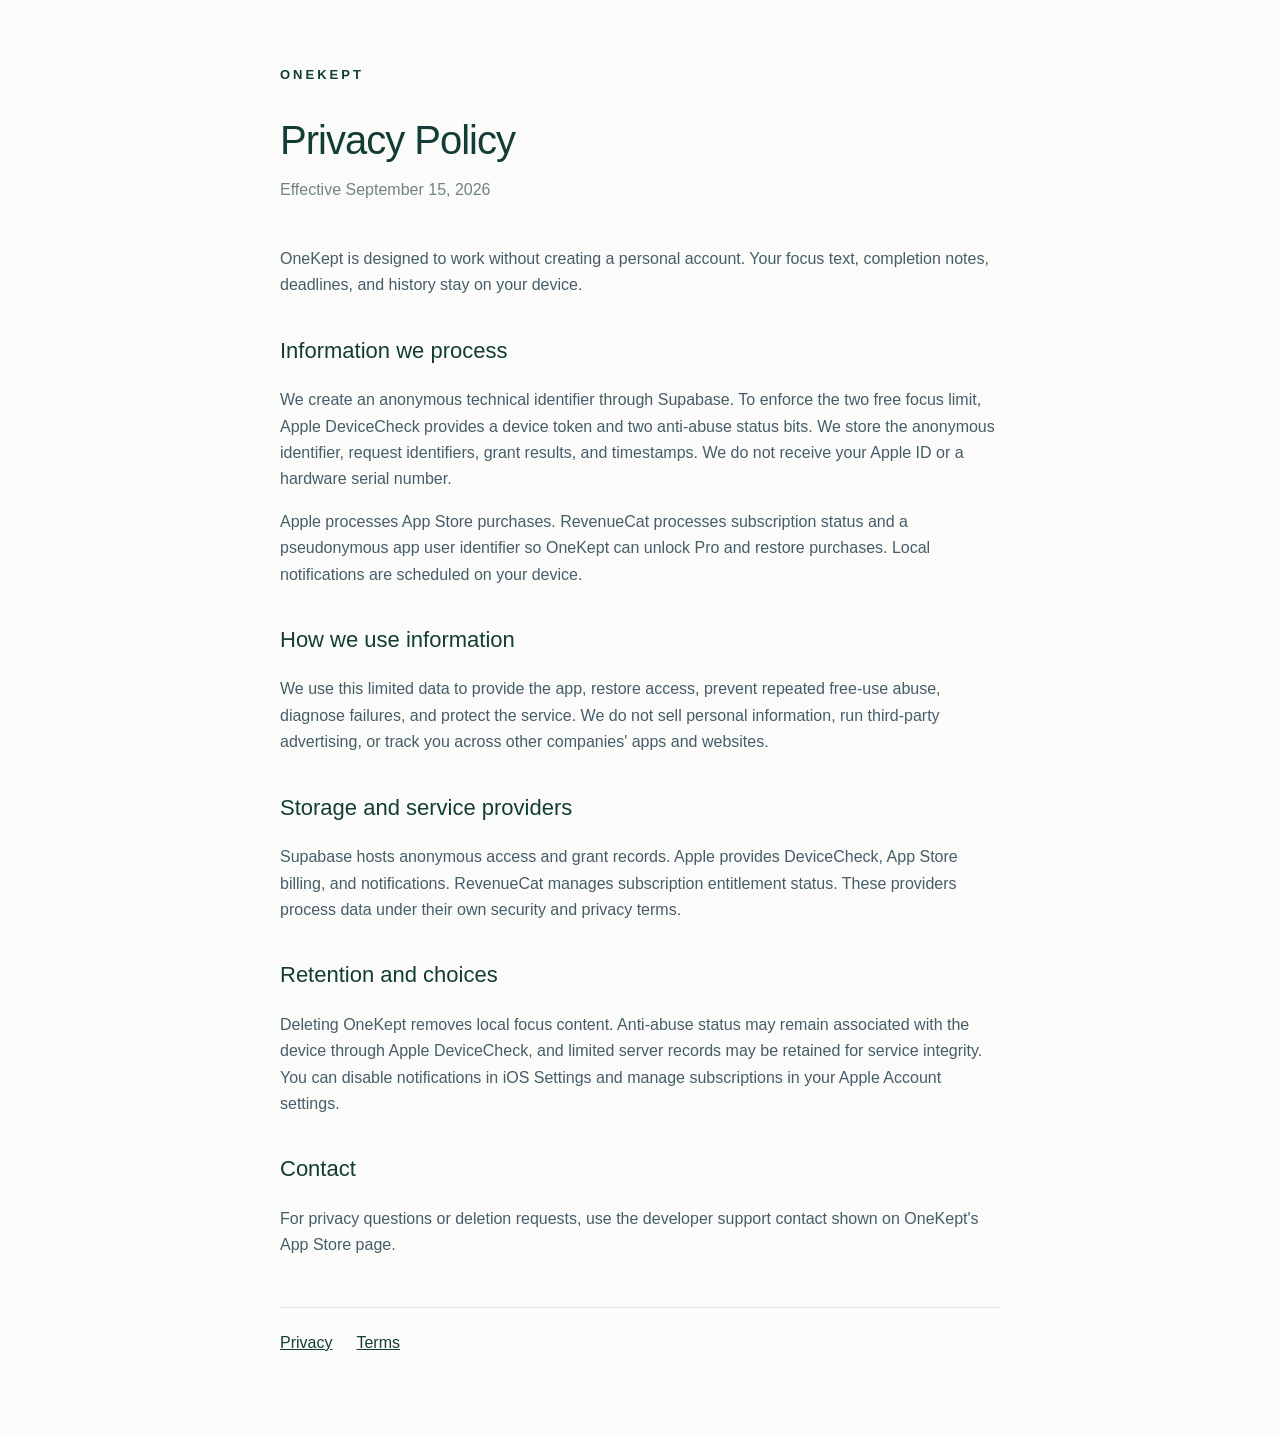
<file: index.html>
<!doctype html>
<html lang="en"><head><meta charset="utf-8"><meta name="viewport" content="width=device-width,initial-scale=1"><meta http-equiv="refresh" content="0; url=privacy/"><title>OneKept</title></head><body><a href="privacy/">OneKept Privacy Policy</a></body></html>
</file>
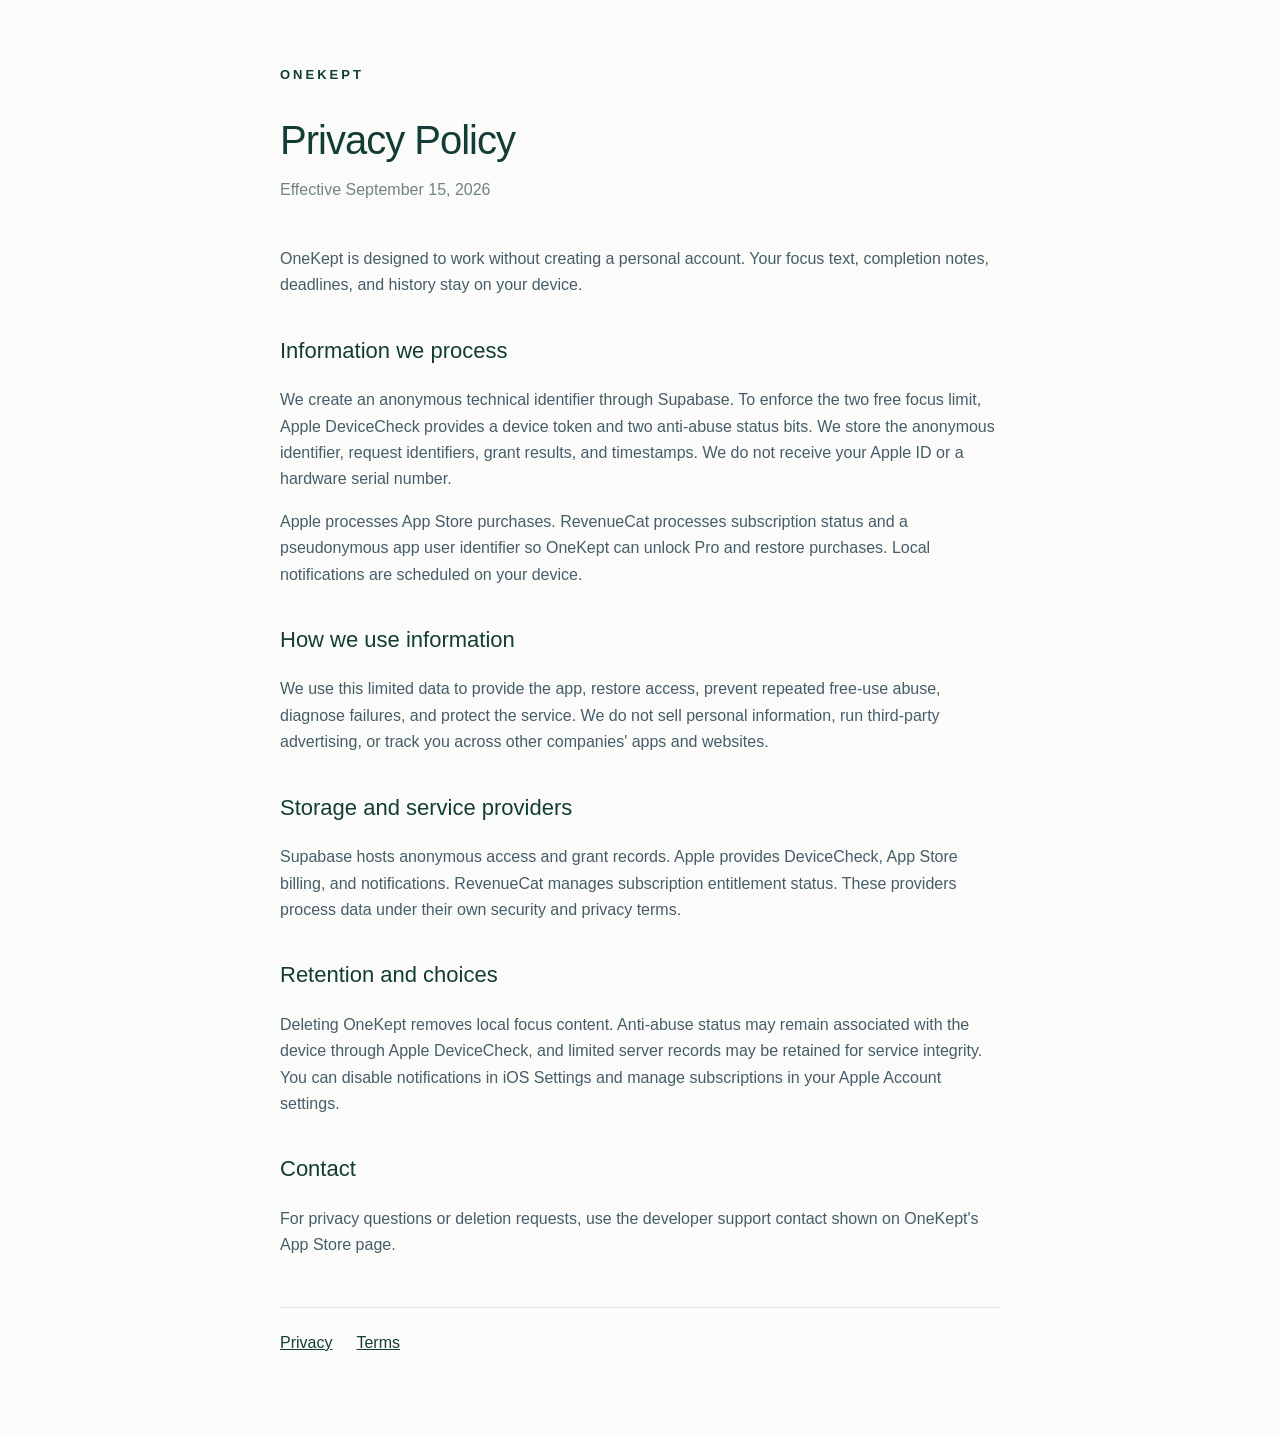
<file: privacy/index.html>
<!doctype html>
<html lang="en">
<head><meta charset="utf-8"><meta name="viewport" content="width=device-width,initial-scale=1"><title>Privacy Policy · OneKept</title><link rel="stylesheet" href="../styles.css"></head>
<body><main>
  <div class="brand">ONEKEPT</div>
  <h1>Privacy Policy</h1><p class="date">Effective September 15, 2026</p>
  <p>OneKept is designed to work without creating a personal account. Your focus text, completion notes, deadlines, and history stay on your device.</p>
  <h2>Information we process</h2>
  <p>We create an anonymous technical identifier through Supabase. To enforce the two free focus limit, Apple DeviceCheck provides a device token and two anti-abuse status bits. We store the anonymous identifier, request identifiers, grant results, and timestamps. We do not receive your Apple ID or a hardware serial number.</p>
  <p>Apple processes App Store purchases. RevenueCat processes subscription status and a pseudonymous app user identifier so OneKept can unlock Pro and restore purchases. Local notifications are scheduled on your device.</p>
  <h2>How we use information</h2>
  <p>We use this limited data to provide the app, restore access, prevent repeated free-use abuse, diagnose failures, and protect the service. We do not sell personal information, run third-party advertising, or track you across other companies' apps and websites.</p>
  <h2>Storage and service providers</h2>
  <p>Supabase hosts anonymous access and grant records. Apple provides DeviceCheck, App Store billing, and notifications. RevenueCat manages subscription entitlement status. These providers process data under their own security and privacy terms.</p>
  <h2>Retention and choices</h2>
  <p>Deleting OneKept removes local focus content. Anti-abuse status may remain associated with the device through Apple DeviceCheck, and limited server records may be retained for service integrity. You can disable notifications in iOS Settings and manage subscriptions in your Apple Account settings.</p>
  <h2>Contact</h2>
  <p>For privacy questions or deletion requests, use the developer support contact shown on OneKept's App Store page.</p>
  <nav><a href="../privacy/">Privacy</a><a href="../terms/">Terms</a></nav>
</main></body></html>
</file>
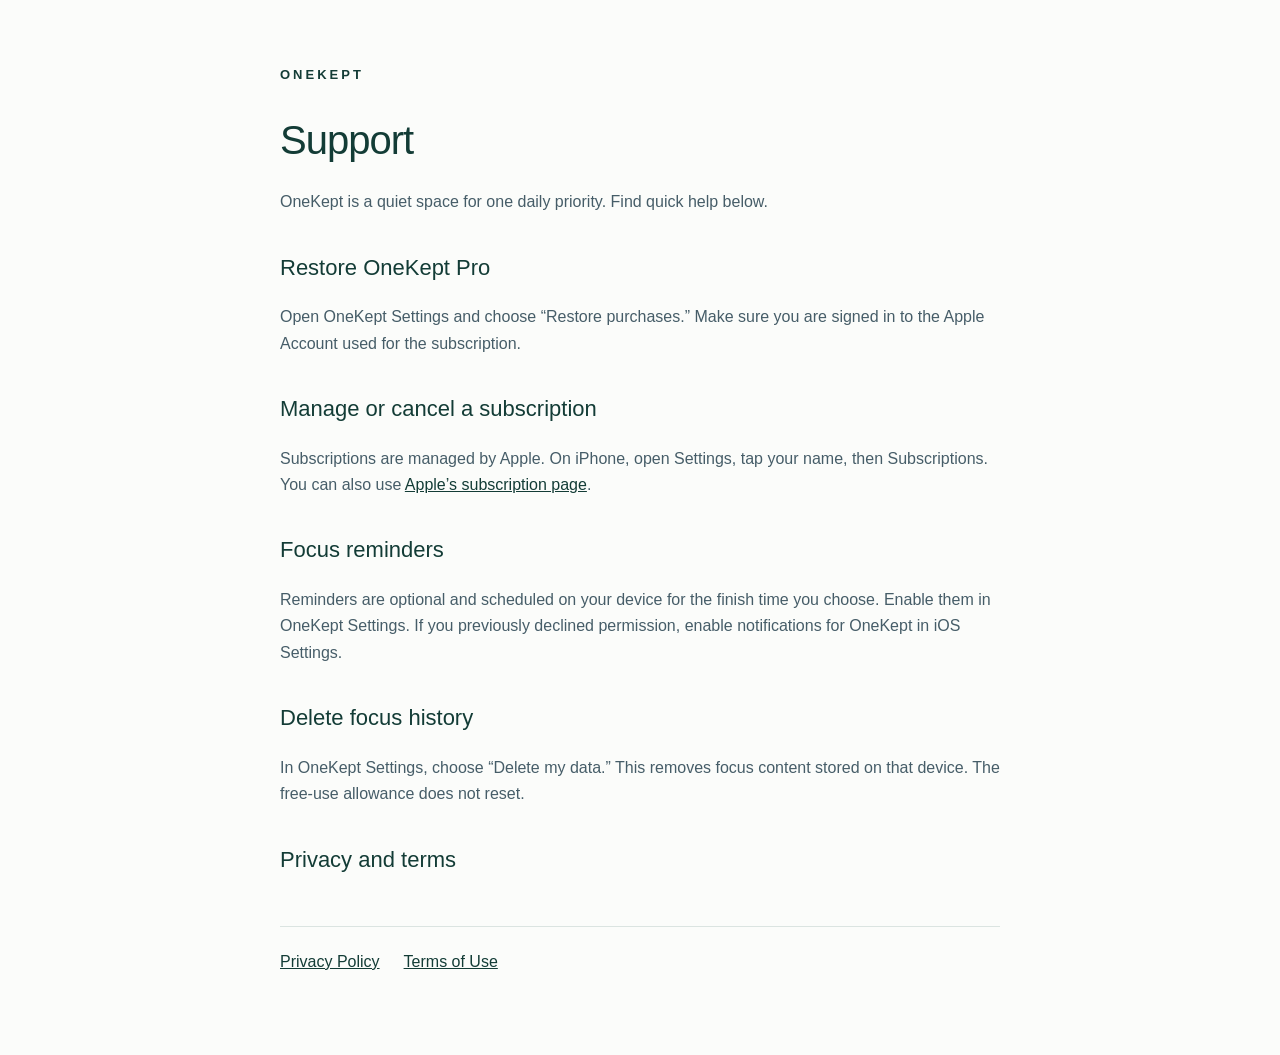
<file: support/index.html>
<!doctype html>
<html lang="en">
<head>
  <meta charset="utf-8">
  <meta name="viewport" content="width=device-width,initial-scale=1">
  <title>Support · OneKept</title>
  <link rel="stylesheet" href="../styles.css">
</head>
<body>
  <main>
    <div class="brand">ONEKEPT</div>
    <h1>Support</h1>
    <p>OneKept is a quiet space for one daily priority. Find quick help below.</p>

    <h2>Restore OneKept Pro</h2>
    <p>Open OneKept Settings and choose “Restore purchases.” Make sure you are signed in to the Apple Account used for the subscription.</p>

    <h2>Manage or cancel a subscription</h2>
    <p>Subscriptions are managed by Apple. On iPhone, open Settings, tap your name, then Subscriptions. You can also use <a href="https://apps.apple.com/account/subscriptions">Apple’s subscription page</a>.</p>

    <h2>Focus reminders</h2>
    <p>Reminders are optional and scheduled on your device for the finish time you choose. Enable them in OneKept Settings. If you previously declined permission, enable notifications for OneKept in iOS Settings.</p>

    <h2>Delete focus history</h2>
    <p>In OneKept Settings, choose “Delete my data.” This removes focus content stored on that device. The free-use allowance does not reset.</p>

    <h2>Privacy and terms</h2>
    <nav><a href="../privacy/">Privacy Policy</a><a href="../terms/">Terms of Use</a></nav>
  </main>
</body>
</html>
</file>
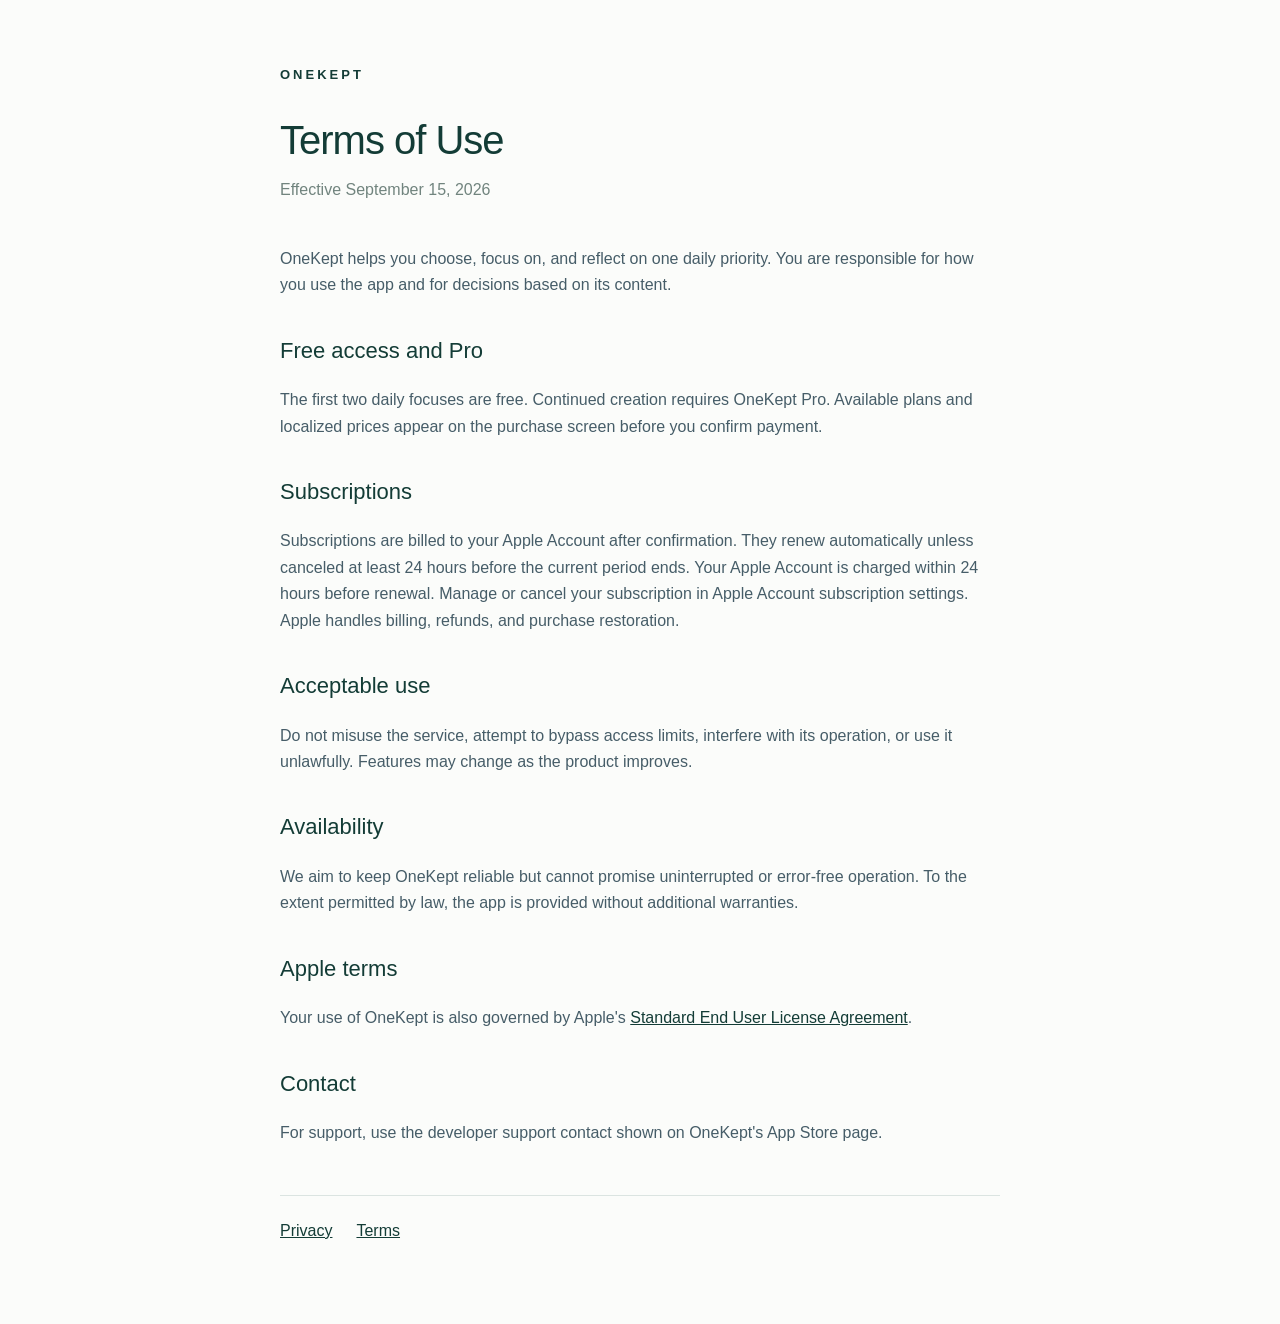
<file: terms/index.html>
<!doctype html>
<html lang="en">
<head><meta charset="utf-8"><meta name="viewport" content="width=device-width,initial-scale=1"><title>Terms of Use · OneKept</title><link rel="stylesheet" href="../styles.css"></head>
<body><main>
  <div class="brand">ONEKEPT</div>
  <h1>Terms of Use</h1><p class="date">Effective September 15, 2026</p>
  <p>OneKept helps you choose, focus on, and reflect on one daily priority. You are responsible for how you use the app and for decisions based on its content.</p>
  <h2>Free access and Pro</h2>
  <p>The first two daily focuses are free. Continued creation requires OneKept Pro. Available plans and localized prices appear on the purchase screen before you confirm payment.</p>
  <h2>Subscriptions</h2>
  <p>Subscriptions are billed to your Apple Account after confirmation. They renew automatically unless canceled at least 24 hours before the current period ends. Your Apple Account is charged within 24 hours before renewal. Manage or cancel your subscription in Apple Account subscription settings. Apple handles billing, refunds, and purchase restoration.</p>
  <h2>Acceptable use</h2>
  <p>Do not misuse the service, attempt to bypass access limits, interfere with its operation, or use it unlawfully. Features may change as the product improves.</p>
  <h2>Availability</h2>
  <p>We aim to keep OneKept reliable but cannot promise uninterrupted or error-free operation. To the extent permitted by law, the app is provided without additional warranties.</p>
  <h2>Apple terms</h2>
  <p>Your use of OneKept is also governed by Apple's <a href="https://www.apple.com/legal/internet-services/itunes/dev/stdeula/">Standard End User License Agreement</a>.</p>
  <h2>Contact</h2>
  <p>For support, use the developer support contact shown on OneKept's App Store page.</p>
  <nav><a href="../privacy/">Privacy</a><a href="../terms/">Terms</a></nav>
</main></body></html>
</file>
<file: styles.css>
:root {
  color-scheme: light;
  --background: #fbfcfa;
  --body: #465d68;
  --ink: #133c36;
  --line: #dbe4e1;
}

* { box-sizing: border-box; }

body {
  margin: 0;
  background: var(--background);
  color: var(--body);
  font: 16px/1.65 -apple-system, BlinkMacSystemFont, "SF Pro Text", sans-serif;
}

main {
  width: min(720px, calc(100% - 40px));
  margin: 0 auto;
  padding: 64px 0 80px;
}

a, h1, h2, .brand { color: var(--ink); }
.brand { font-size: 13px; font-weight: 700; letter-spacing: 3px; }
h1, h2 { font-weight: 500; }
h1 { margin: 22px 0 4px; font-size: 40px; letter-spacing: -1px; }
h2 { margin-top: 34px; font-size: 22px; }
.date { margin: 0 0 42px; color: #71847e; }

nav {
  display: flex;
  gap: 24px;
  margin-top: 48px;
  padding-top: 22px;
  border-top: 1px solid var(--line);
}
</file>
